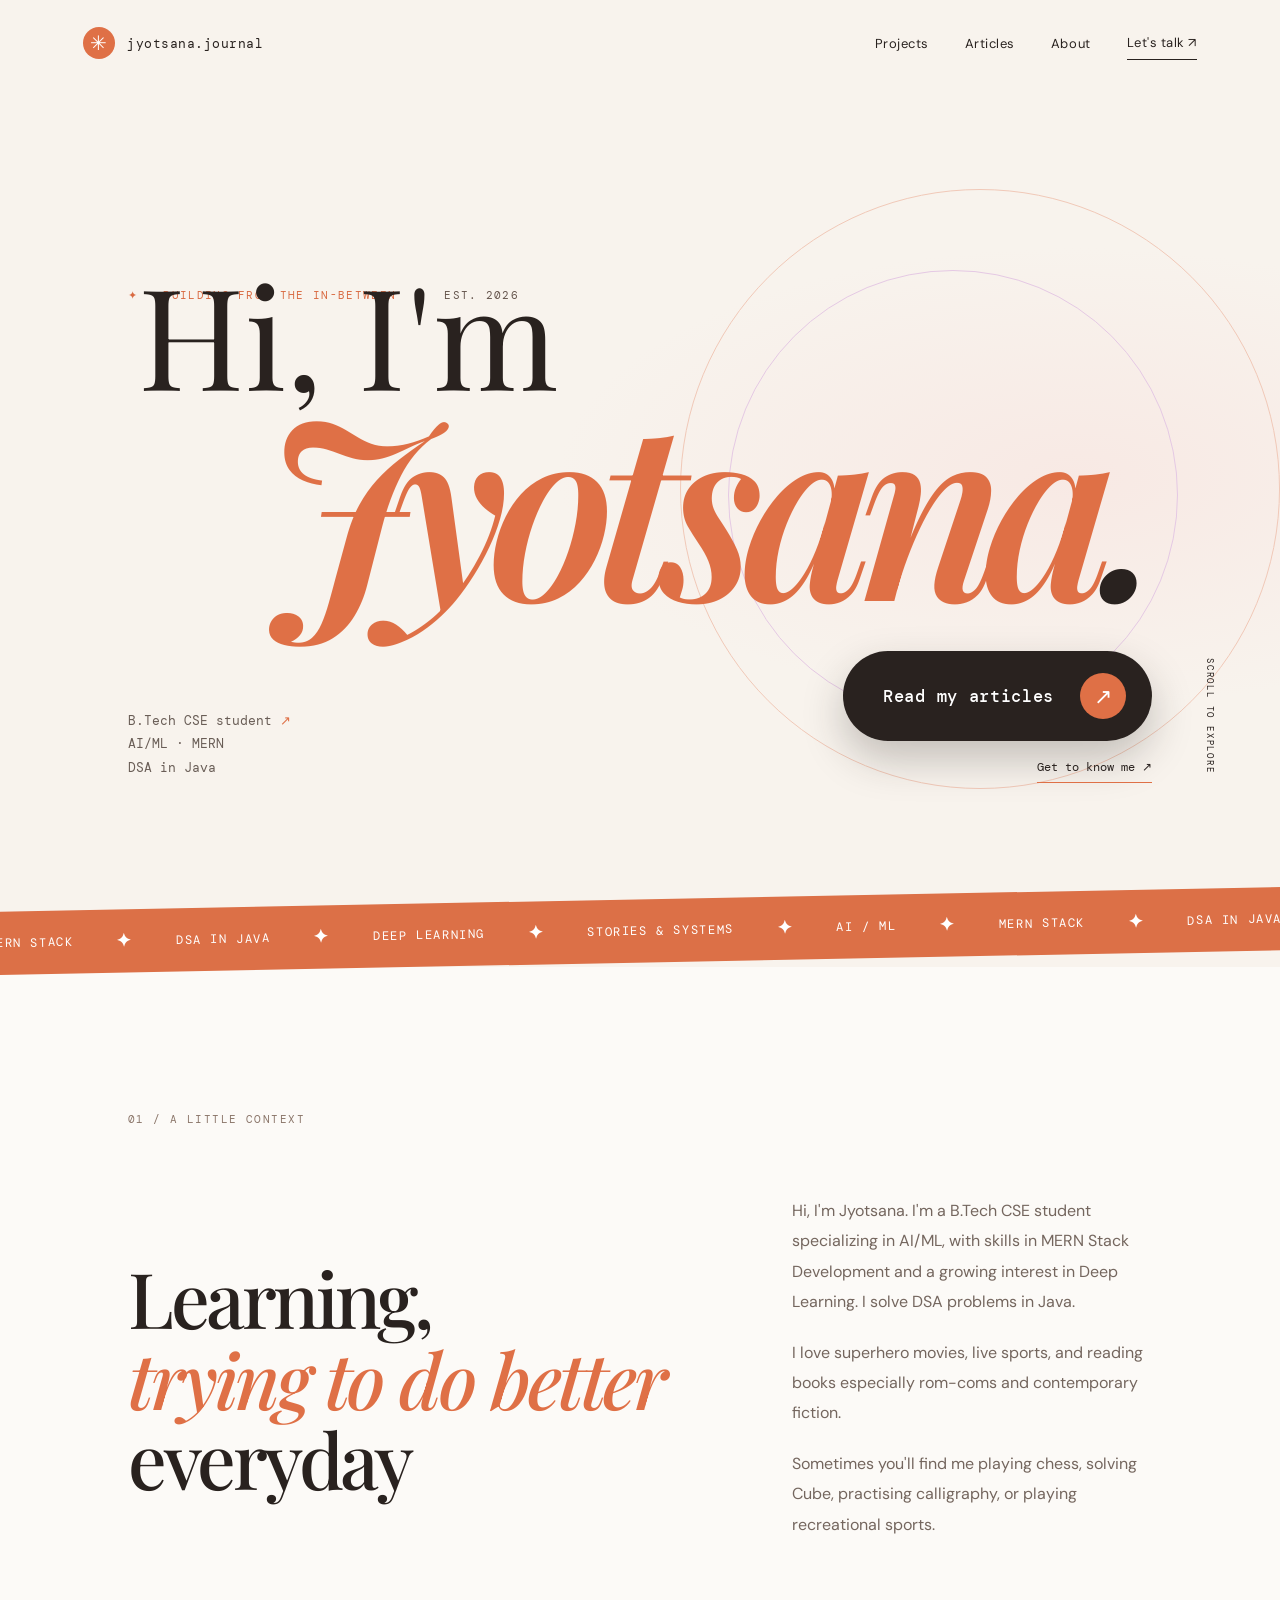
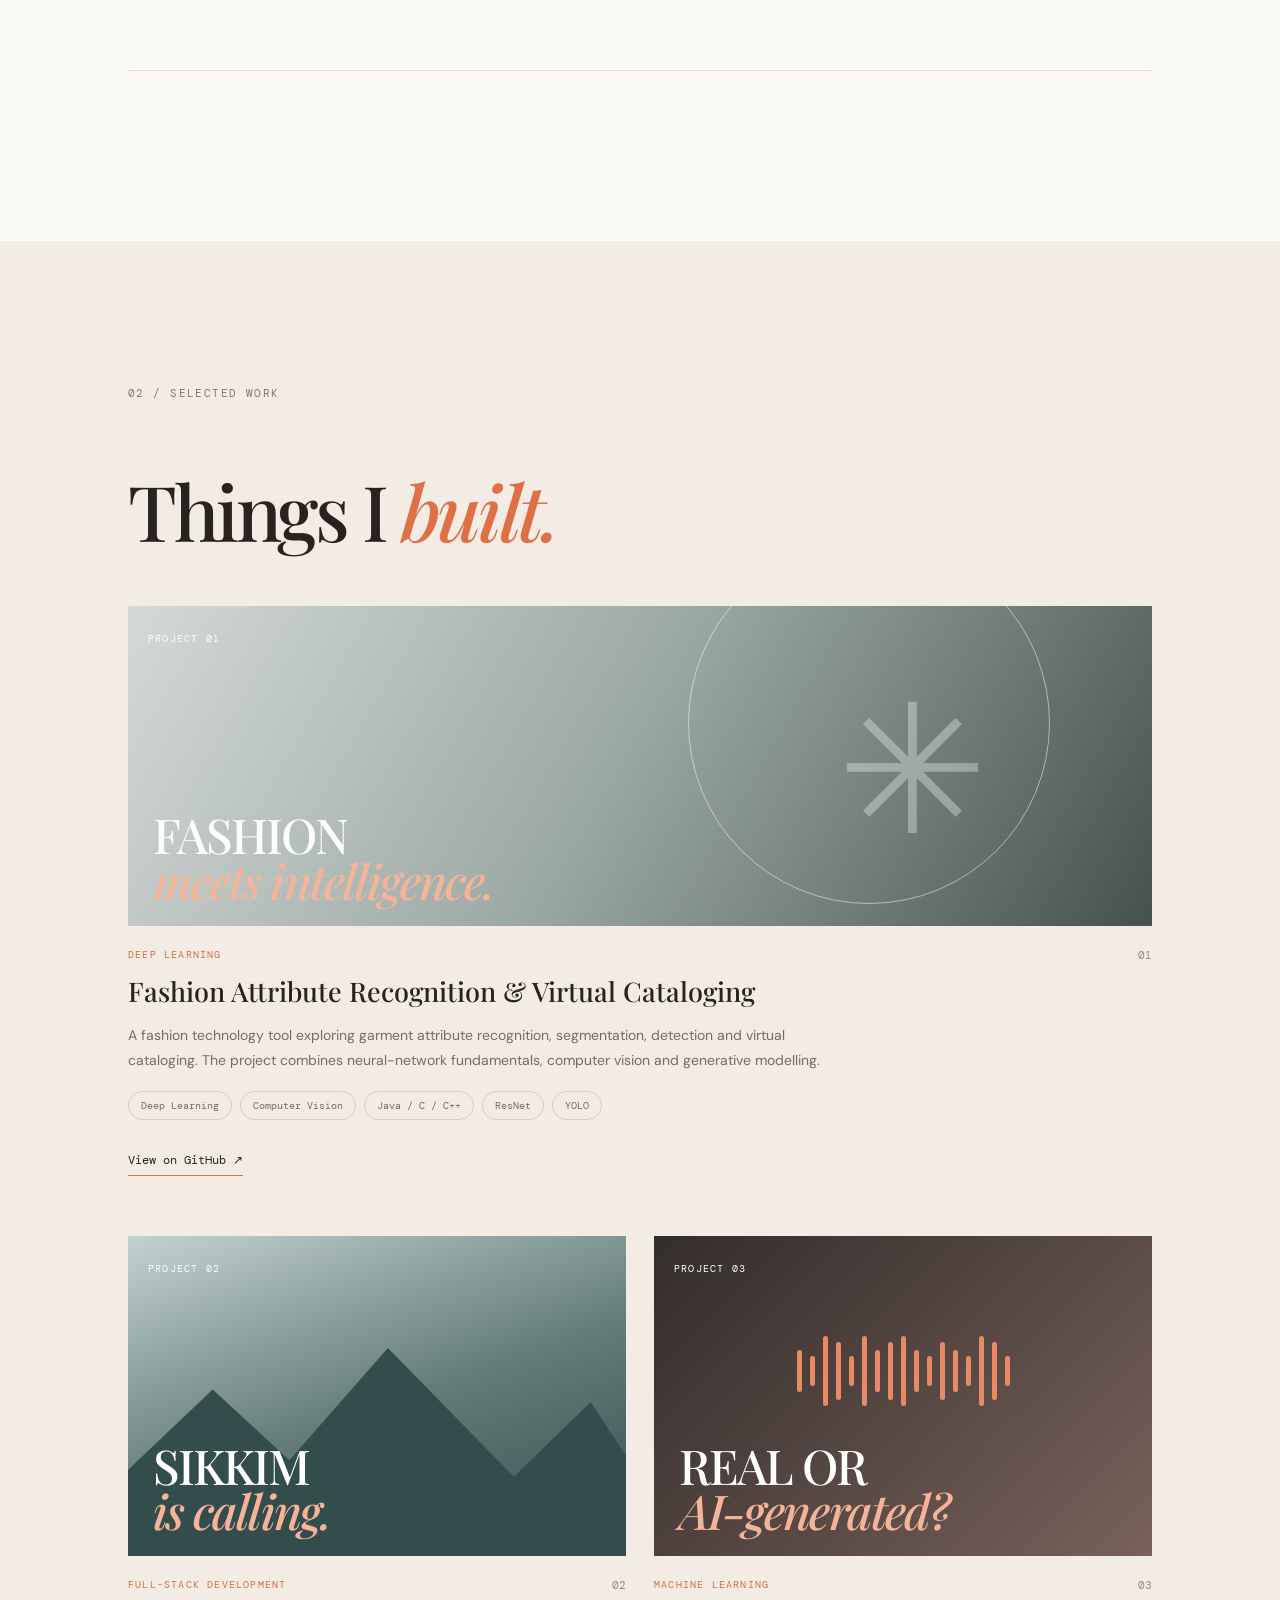
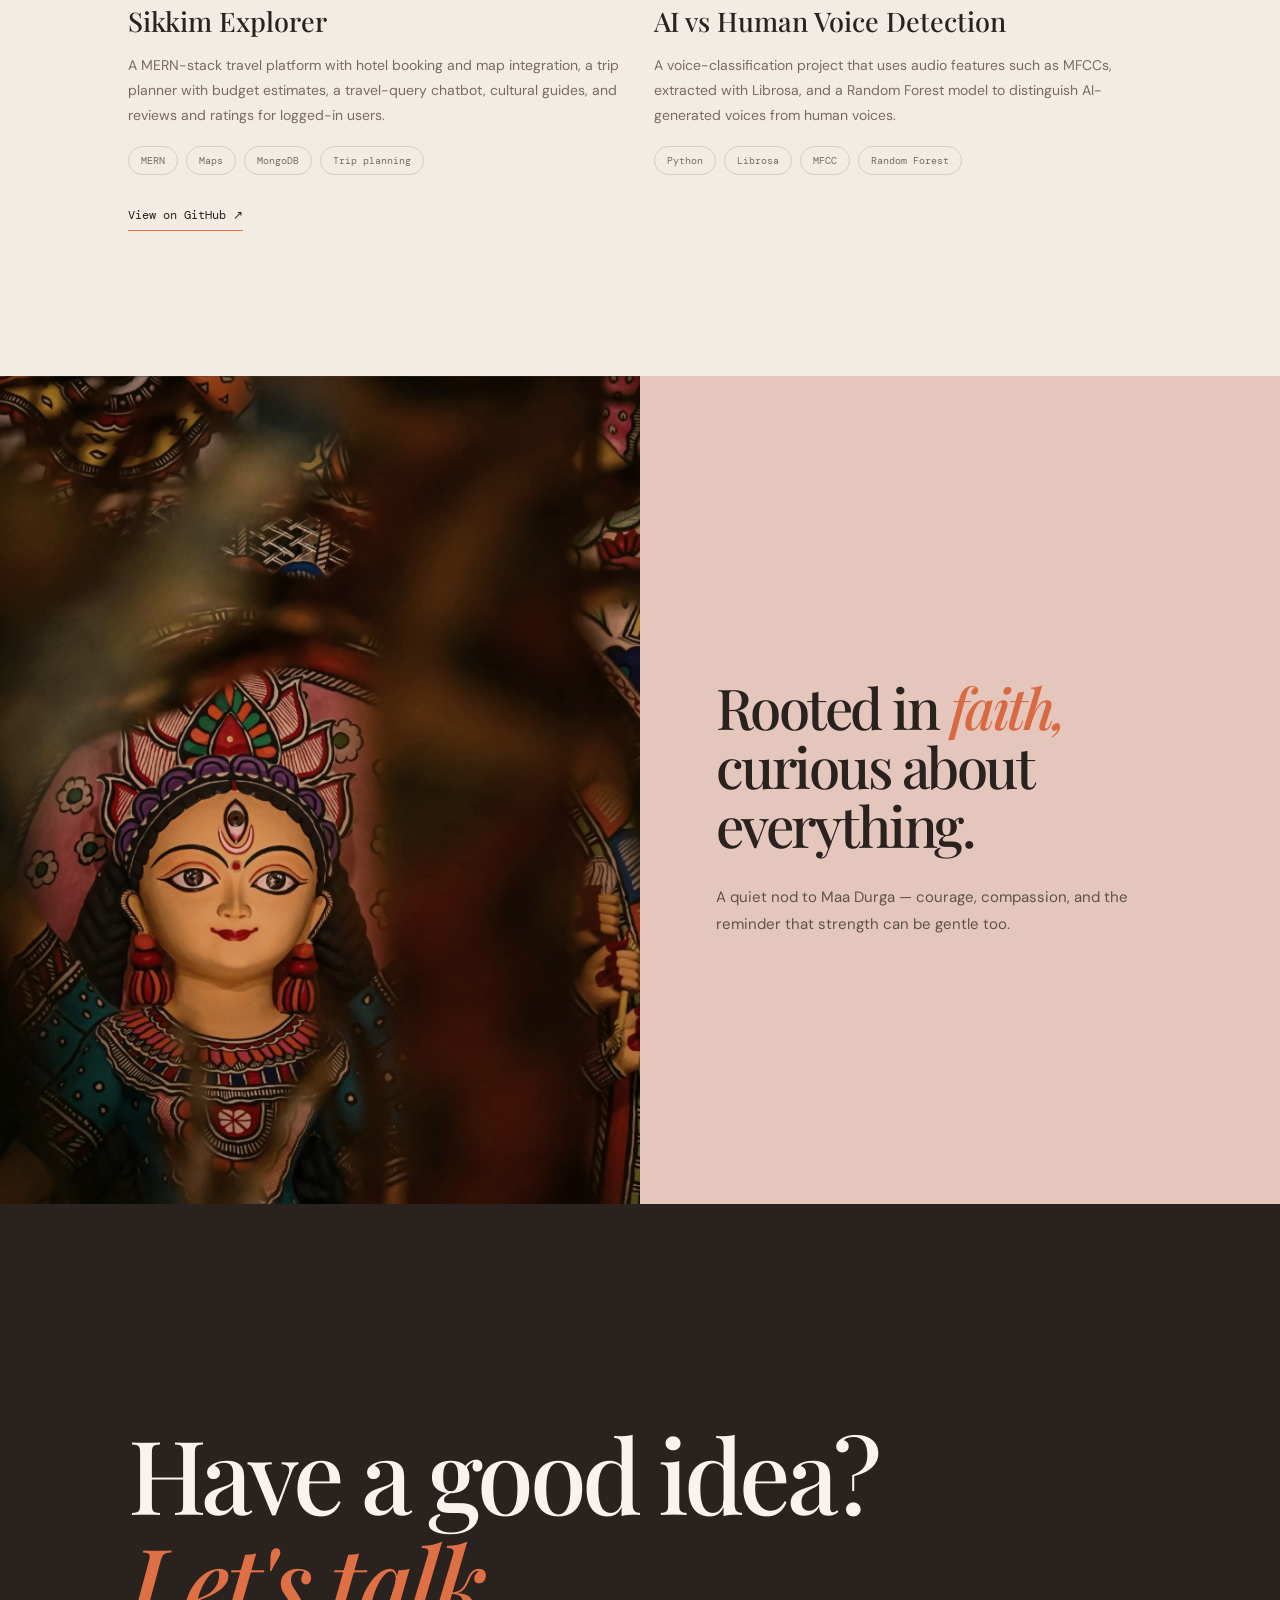
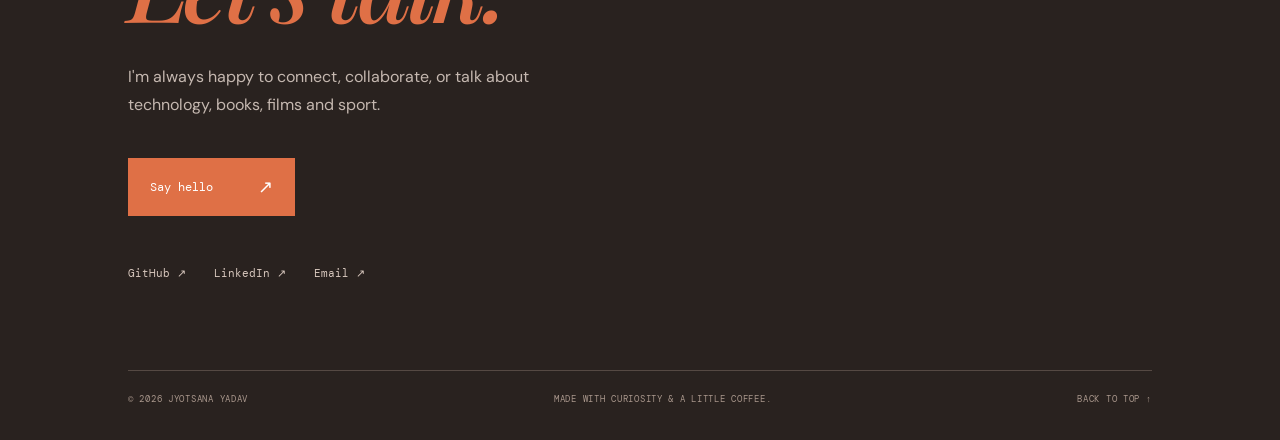
<file: New folder (2)/index.html>
<!DOCTYPE html>
<html lang="en">
<head>
  <meta charset="UTF-8">
  <meta name="viewport" content="width=device-width, initial-scale=1.0">
  <meta name="description" content="Jyotsana Yadav — B.Tech CSE student, AI/ML learner, MERN stack developer and writer.">
  <title>Jyotsana Yadav — Portfolio & Journal</title>
  <link rel="preconnect" href="https://fonts.googleapis.com">
  <link rel="preconnect" href="https://fonts.gstatic.com" crossorigin>
  <link href="https://fonts.googleapis.com/css2?family=DM+Mono:wght@400;500&family=DM+Sans:wght@400;500;600&family=Playfair+Display:ital,wght@0,500;0,600;0,700;1,500;1,600&display=swap" rel="stylesheet">
  <link rel="stylesheet" href="style.css">
</head>
<body>
  <header class="site-header">
    <a class="brand" href="#home"><span class="brand-mark">✳</span><span>jyotsana.journal</span></a>
    <button class="menu-toggle" aria-label="Toggle navigation" aria-expanded="false">☰</button>
    <nav class="nav">
      <a href="#projects">Projects</a>
      <a href="articles.html">Articles</a>
      <a href="#about">About</a>
      <a class="nav-contact" href="#contact">Let's talk ↗</a>
    </nav>
  </header>

  <main>
    <section class="hero" id="home">
      <div class="hero-meta"><span>✦ &nbsp; BUILDING FROM THE IN-BETWEEN</span><span>EST. 2026</span></div>
      <div class="hero-copy">
        <p class="hello">Hi, I'm</p>
        <h1>Jyotsana<span>.</span></h1>
      </div>
      <div class="orbit orbit-one"></div><div class="orbit orbit-two"></div>
      <p class="hero-intro">B.Tech CSE student <span>↗</span><br>AI/ML · MERN <br>DSA in Java </p>
      <div class="hero-cta">
        <a class="cta-big" href="articles.html"><span>Read my articles</span><i>↗</i></a>
        <a class="text-link" href="#about">Get to know me ↗</a>
      </div>
      <div class="scroll-note">SCROLL TO EXPLORE</div>
    </section>

    <div class="ticker" aria-label="Areas of interest">
      <div class="ticker-track">
        <span>MERN STACK</span><b>✦</b><span>DSA IN JAVA</span><b>✦</b><span>DEEP LEARNING</span><b>✦</b><span>STORIES &amp; SYSTEMS</span><b>✦</b><span>AI / ML</span><b>✦</b>
        <span>MERN STACK</span><b>✦</b><span>DSA IN JAVA</span><b>✦</b><span>DEEP LEARNING</span><b>✦</b><span>STORIES &amp; SYSTEMS</span><b>✦</b><span>AI / ML</span><b>✦</b>
      </div>
    </div>

    <section class="about section-pad" id="about">
      <p class="eyebrow">01 / A LITTLE CONTEXT</p>
      <div class="about-grid">
        <h2>Learning,<br><em>trying to do better</em><br>everyday</h2>
        <div class="about-text">
          <p>Hi, I'm Jyotsana. I'm a B.Tech CSE student specializing in AI/ML, with skills in MERN Stack Development and a growing interest in Deep Learning. I solve DSA problems in Java.</p>
          <p> I love superhero movies, live sports, and reading books especially rom-coms and contemporary fiction.</p>
          <p>Sometimes you'll find me playing chess, solving Cube, practising calligraphy, or playing recreational sports.</p>
          
        </div>
      </div>
      <div class="interests">
        
      </div>
    </section>

    <section class="projects section-pad" id="projects">
      <p class="eyebrow">02 / SELECTED WORK</p>
      <div class="section-heading">
        <h2>Things I <em>built.</em></h2>
      </div>
      <div class="project-grid">
        <article class="project-card project-featured">
          <div class="project-visual fashion-visual"><span>PROJECT 01</span><div class="visual-caption">FASHION<br><i>meets intelligence.</i></div><b>✳</b></div>
          <div class="project-info"><div><p class="project-type"> DEEP LEARNING</p><h3>Fashion Attribute Recognition &amp; Virtual Cataloging</h3></div><span class="project-number">01</span></div>
          <p class="project-description">A fashion technology tool exploring garment attribute recognition, segmentation, detection and virtual cataloging. The project combines neural-network fundamentals, computer vision and generative modelling.</p>
          <div class="tags"><span>Deep Learning</span><span>Computer Vision</span><span>Java / C / C++</span><span>ResNet</span><span>YOLO</span></div>
                    <a class="text-link" href="https://github.com/jyotsanayadav/dl.git" target="_blank" rel="noreferrer">View on GitHub ↗</a>

        </article>

        <article class="project-card">
          <div class="project-visual sikkim-visual"><span>PROJECT 02</span><div class="mountain-shape"></div><div class="visual-caption">SIKKIM<br><i>is calling.</i></div></div>
          <div class="project-info"><div><p class="project-type">FULL-STACK DEVELOPMENT</p><h3>Sikkim Explorer</h3></div><span class="project-number">02</span></div>
          <p class="project-description">A MERN-stack travel platform with hotel booking and map integration, a trip planner with budget estimates, a travel-query chatbot, cultural guides, and reviews and ratings for logged-in users.</p>
          <div class="tags"><span>MERN</span><span>Maps</span><span>MongoDB</span><span>Trip planning</span></div>
          <a class="text-link" href="https://github.com/jyotsanayadav/sikkim_explorer.git" target="_blank" rel="noreferrer">View on GitHub ↗</a>
        </article>

        <article class="project-card">
          <div class="project-visual voice-visual"><span>PROJECT 03</span><div class="waveform"><i></i><i></i><i></i><i></i><i></i><i></i><i></i><i></i><i></i><i></i><i></i><i></i><i></i><i></i><i></i><i></i><i></i></div><div class="visual-caption">REAL OR<br><i>AI-generated?</i></div></div>
          <div class="project-info"><div><p class="project-type">MACHINE LEARNING</p><h3>AI vs Human Voice Detection</h3></div><span class="project-number">03</span></div>
          <p class="project-description">A voice-classification project that uses audio features such as MFCCs, extracted with Librosa, and a Random Forest model to distinguish AI-generated voices from human voices.</p>
          <div class="tags"><span>Python</span><span>Librosa</span><span>MFCC</span><span>Random Forest</span></div>
        </article>
      </div>
    </section>

    <section class="faith" id="faith">
      <div class="faith-inner">
        <div class="faith-photo"><img src="durga.jpg" alt="Maa Durga idol with a decorated crown and colourful traditional ornaments"></div>
        <div class="faith-text">
          <p class="eyebrow"></p>
          <h2>Rooted in <em>faith,</em> curious about everything.</h2>
          <p>A quiet nod to Maa Durga — courage, compassion, and the reminder that strength can be gentle too.</p>
        </div>
      </div>
    </section>

    <section class="contact section-pad" id="contact">
      <p class="eyebrow"></p>
      <h2>Have a good idea?<br><em>Let's talk.</em></h2>
      <p>I'm always happy to connect, collaborate, or talk about technology, books, films and sport.</p>
      <a class="contact-button" href="mailto:jyotsanayadav2801@gmail.com">Say hello <span>↗</span></a>
      <div class="social-links">
        <a href="https://github.com/jyotsanayadav" target="_blank" rel="noreferrer">GitHub ↗</a>
        <a href="https://www.linkedin.com/in/jyotsana-yadav-7b5b51440/" target="_blank" rel="noreferrer">LinkedIn ↗</a>
        <a href="mailto:jyotsanayadav2801@gmail.com">Email ↗</a>
      </div>
      <footer><span>© 2026 JYOTSANA YADAV</span><span>MADE WITH CURIOSITY &amp; A LITTLE COFFEE.</span><a href="#home">BACK TO TOP ↑</a></footer>
    </section>
  </main>
  <script src="script.js"></script>
</body>
</html>
</file>
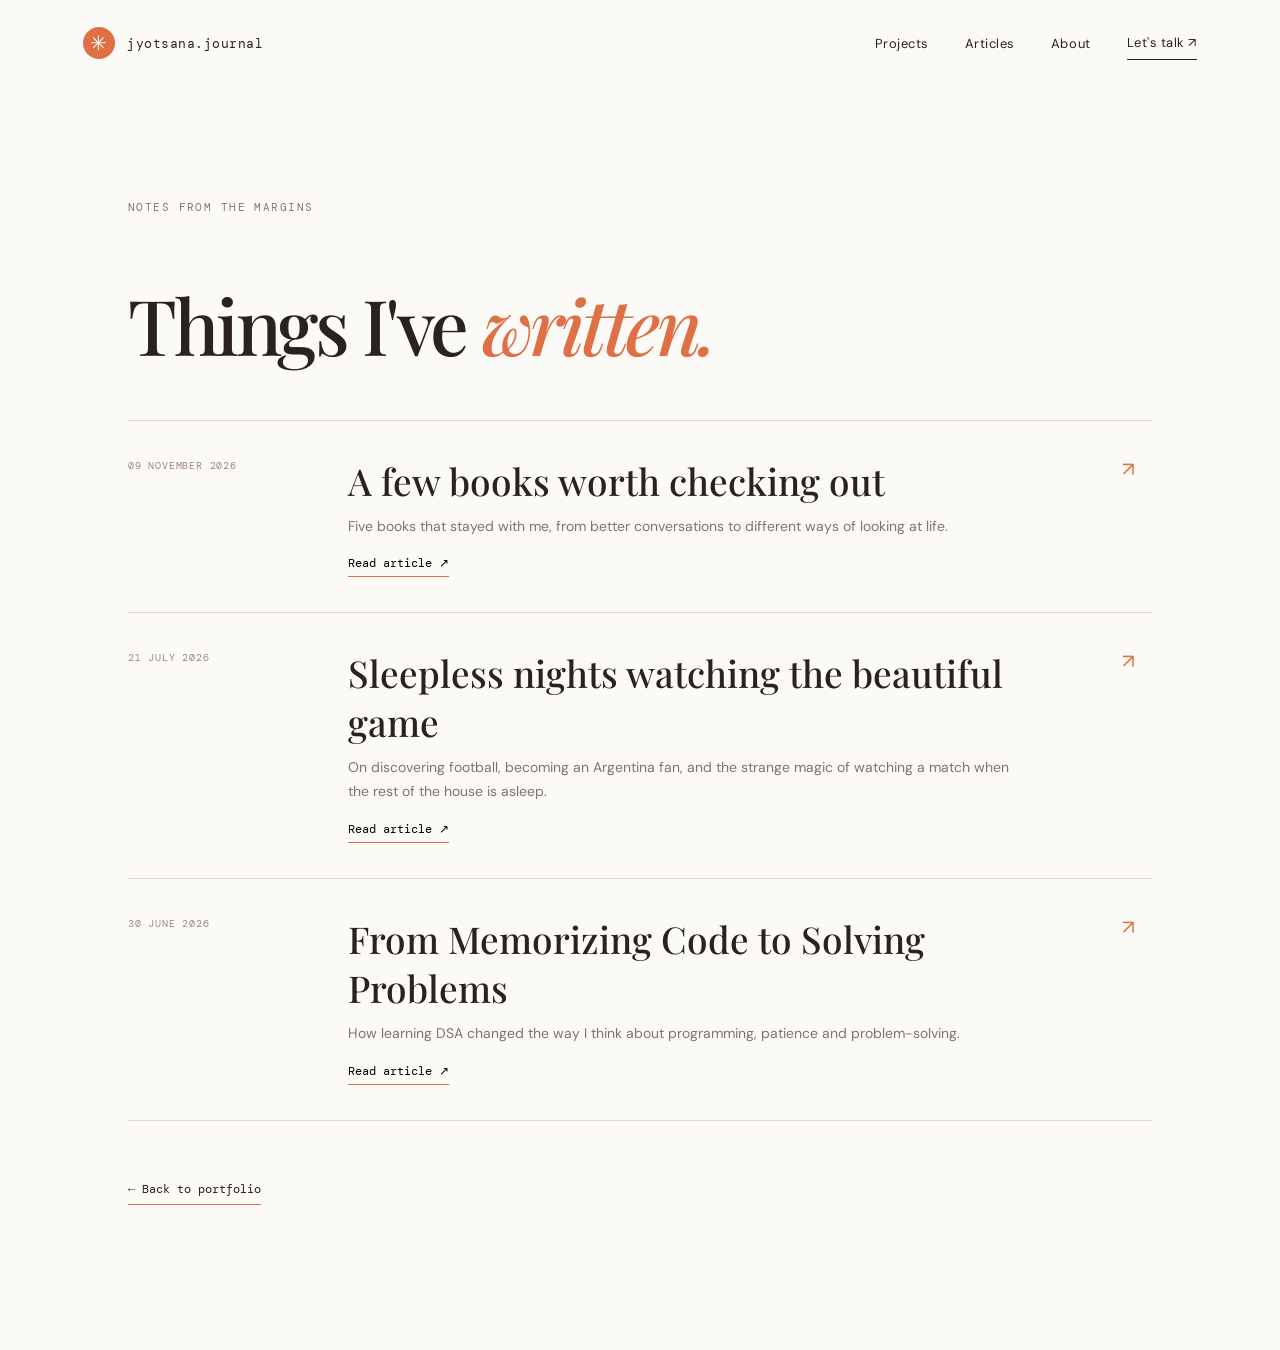
<file: New folder (2)/articles.html>
<!DOCTYPE html>
<html lang="en">
<head>
  <meta charset="UTF-8">
  <meta name="viewport" content="width=device-width, initial-scale=1.0">
  <meta name="description" content="Articles by Jyotsana Yadav on football, learning DSA and favourite books.">
  <title>Articles — Jyotsana Yadav</title>
  <link rel="preconnect" href="https://fonts.googleapis.com">
  <link rel="preconnect" href="https://fonts.gstatic.com" crossorigin>
  <link href="https://fonts.googleapis.com/css2?family=DM+Mono:wght@400;500&family=DM+Sans:wght@400;500;600&family=Playfair+Display:ital,wght@0,500;0,600;0,700;1,500;1,600&display=swap" rel="stylesheet">
  <link rel="stylesheet" href="style.css">
</head>
<body class="articles-page">
  <header class="site-header">
    <a class="brand" href="index.html"><span class="brand-mark">✳</span><span>jyotsana.journal</span></a>
    <button class="menu-toggle" aria-label="Toggle navigation" aria-expanded="false">☰</button>
    <nav class="nav">
      <a href="index.html#projects">Projects</a>
      <a href="articles.html">Articles</a>
      <a href="index.html#about">About</a>
      <a class="nav-contact" href="index.html#contact">Let's talk ↗</a>
    </nav>
  </header>

  <main>
    <section class="writing articles-hero section-pad" id="writing">
      <p class="eyebrow">NOTES FROM THE MARGINS</p>
      <div class="section-heading">
        <h2>Things I've <em>written.</em></h2>
      </div>
      <div class="article-list">
        <article class="article-row">
          <div class="article-date">09 NOVEMBER 2026 <span></span></div>
          <div class="article-main"><h3>A few books worth checking out</h3><p>Five books that stayed with me, from better conversations to different ways of looking at life.</p><button class="read-button" data-article="article-three">Read article ↗</button></div>
          <span class="article-arrow">↗</span>
        </article>
        <article class="article-row">
          <div class="article-date">21 JULY 2026 <span></span></div>
          <div class="article-main"><h3>Sleepless nights watching the beautiful game</h3><p>On discovering football, becoming an Argentina fan, and the strange magic of watching a match when the rest of the house is asleep.</p><button class="read-button" data-article="article-one">Read article ↗</button></div>
          <span class="article-arrow">↗</span>
        </article>
        <article class="article-row">
          <div class="article-date">30 JUNE 2026 <span></span></div>
          <div class="article-main"><h3>From Memorizing Code to Solving Problems</h3><p>How learning DSA changed the way I think about programming, patience and problem-solving.</p><button class="read-button" data-article="article-two">Read article ↗</button></div>
          <span class="article-arrow">↗</span>
        </article>
      </div>
      <a class="text-link back-home" href="index.html">← Back to portfolio</a>
    </section>
  </main>


  <div class="modal" id="article-modal" aria-hidden="true">
    <div class="modal-backdrop"></div>
    <article class="modal-panel" role="dialog" aria-modal="true" aria-labelledby="modal-title">
      <button class="modal-close" aria-label="Close article">×</button>
      <p class="eyebrow" id="modal-date"></p>
      <h2 id="modal-title"></h2>
      <div class="modal-content" id="modal-content"></div>
    </article>
  </div>
  <script src="script.js"></script>
</body>
</html>
</file>
<file: New folder (2)/style.css>
*{box-sizing:border-box}html{scroll-behavior:smooth}body{margin:0;background:#f8f3ed;color:#29221f;font-family:"DM Sans",sans-serif}a{color:inherit;text-decoration:none}button{font:inherit}.site-header{height:86px;padding:0 6.5%;display:flex;align-items:center;justify-content:space-between;position:absolute;top:0;left:0;width:100%;z-index:10}.brand{display:flex;align-items:center;gap:12px;font:13px "DM Mono",monospace;letter-spacing:.04em}.brand-mark{width:32px;height:32px;border-radius:50%;background:#df7046;color:#fff;display:grid;place-items:center;font-size:20px}.nav{display:flex;gap:36px;align-items:center;font-size:13px;letter-spacing:.04em}.nav a{transition:color .2s}.nav a:hover,.text-link:hover{color:#d96940}.nav-contact{border-bottom:1px solid;padding:8px 0}.menu-toggle{display:none;background:none;border:0;font-size:24px}.hero{min-height:790px;height:100vh;max-height:980px;position:relative;overflow:hidden;padding:270px 10% 70px;background:radial-gradient(ellipse at 84% 53%,#f8e9e4 0,transparent 34%),#f8f3ed}.hero-meta{position:absolute;top:32%;left:10%;display:flex;gap:48px;color:#65554d;font:11px "DM Mono",monospace;letter-spacing:.12em}.hero-meta span:first-child{color:#d96b43}.hero-copy{position:relative;z-index:2}.hello{font:clamp(65px,11vw,150px)/.9 "Playfair Display",serif;margin:0 0 0 10px}.hero h1{font:italic 600 clamp(100px,19vw,260px)/.85 "Playfair Display",serif;color:#df7046;margin:0 0 0 13%;letter-spacing:-.075em;white-space:nowrap}.hero h1 span{color:#29221f}.orbit{position:absolute;border:1px solid #f1c9b8;border-radius:50%;width:600px;height:600px;right:0;top:21%;pointer-events:none}.orbit-two{width:450px;height:450px;right:8%;top:30%;border-color:#e5c9e4}.portrait-card{position:absolute;right:13%;top:36%;width:230px;background:#fff;padding:12px 12px 30px;transform:rotate(5deg);z-index:3;box-shadow:0 18px 40px #49372a20}.portrait-placeholder{height:270px;background:linear-gradient(145deg,#d5c8b8,#6c6257);display:grid;place-items:center;text-align:center;color:#fff;font:14px "DM Mono",monospace}.portrait-card small{position:absolute;bottom:9px;left:15px;font:9px "DM Mono",monospace;color:#6e625a}.hero-intro{position:absolute;left:10%;bottom:12%;font:13px/1.8 "DM Mono",monospace;color:#695d56}.hero-intro span{color:#df7046}.round-link{position:absolute;bottom:9%;left:52%;width:120px;height:120px;border-radius:50%;background:#29221f;color:#fff;display:flex;align-items:center;justify-content:center;flex-direction:column;gap:7px;font:11px "DM Mono",monospace;transition:transform .3s}.round-link:hover{transform:rotate(-8deg) scale(1.05)}.round-link span{font-size:18px}.scroll-note{position:absolute;right:5%;bottom:14%;writing-mode:vertical-rl;font:9px "DM Mono",monospace;letter-spacing:.2em}.ticker{overflow:hidden;background:#dc7047;color:#fff;padding:19px 0;transform:rotate(-1.1deg) scale(1.02);margin:0 0 5px}.ticker-track{display:flex;align-items:center;justify-content:space-around;gap:42px;white-space:nowrap;font:12px "DM Mono",monospace;letter-spacing:.12em}.ticker b{font-size:18px}.section-pad{padding:145px 10%}.eyebrow{font:11px "DM Mono",monospace;letter-spacing:.13em;color:#8b766a;margin:0 0 70px}.about{background:#fcfaf7}.about-grid{display:grid;grid-template-columns:1.2fr .8fr;gap:12%;align-items:center}.about h2,.section-heading h2,.contact h2{font:500 clamp(48px,6vw,82px)/1.05 "Playfair Display",serif;letter-spacing:-.045em;margin:0}.about h2 em,.section-heading em,.contact h2 em{color:#df7046;font-weight:500}.about-text{font-size:16px;line-height:1.9;color:#74665e}.about-text p{margin:0 0 20px}.text-link{display:inline-block;margin-top:14px;border-bottom:1px solid #df7046;padding-bottom:7px;font:12px "DM Mono",monospace;transition:color .2s}.interests{margin-top:110px;padding-top:25px;border-top:1px solid #e7ddd4;display:grid;grid-template-columns:180px 1fr;gap:30px}.interests span{font:10px "DM Mono",monospace;letter-spacing:.13em;color:#df7046}.interests p{margin:0;color:#6e625a;line-height:1.8}.projects{background:#f2ece5}.section-heading{display:flex;justify-content:space-between;align-items:end;margin-bottom:55px}.side-note{font:12px/1.8 "DM Mono",monospace;color:#81736b}.project-grid{display:grid;grid-template-columns:1fr 1fr;gap:60px 28px}.project-card{min-width:0}.project-featured{grid-column:1/-1}.project-visual{height:320px;position:relative;overflow:hidden;padding:20px;color:#fff}.project-visual>span{font:10px "DM Mono",monospace;letter-spacing:.12em;position:relative;z-index:2}.fashion-visual{background:linear-gradient(120deg,#d4d9d6,#9aa8a4 48%,#45514c)}.fashion-visual:after{content:"";position:absolute;width:360px;height:360px;border:1px solid #ffffff80;border-radius:50%;right:10%;top:-20%}.fashion-visual>b{position:absolute;right:16%;top:15%;font-size:180px;font-weight:400;color:#ffffff55}.visual-caption{position:absolute;bottom:22px;left:25px;font:500 48px/.95 "Playfair Display",serif;letter-spacing:-.04em}.visual-caption i{color:#f5b49a}.sikkim-visual{background:linear-gradient(160deg,#c2d2d1,#647d7b 52%,#344b4b)}.mountain-shape{position:absolute;inset:35% -5% 0;background:#334d4c;clip-path:polygon(0 70%,20% 20%,34% 54%,52% 0,75% 62%,89% 26%,100% 70%,100% 100%,0 100%)}.sikkim-visual .visual-caption{z-index:2}.voice-visual{background:linear-gradient(135deg,#332d2b,#78615a)}.waveform{height:90px;position:absolute;left:25px;right:25px;top:90px;display:flex;align-items:center;justify-content:center;gap:8px}.waveform i{width:5px;border-radius:5px;background:#e88b65;height:var(--h,30px)}.waveform i:nth-child(3n){height:70px}.waveform i:nth-child(3n + 1){height:42px}.waveform i:nth-child(4n){height:58px}.project-info{display:flex;justify-content:space-between;align-items:start;padding-top:22px}.project-type{font:10px "DM Mono",monospace;letter-spacing:.12em;color:#d46d46;margin:0 0 12px}.project-info h3{font:500 27px "Playfair Display",serif;margin:0}.project-number{font:11px "DM Mono",monospace;color:#9a887e}.project-description{max-width:720px;color:#786b63;font-size:14px;line-height:1.8}.tags{display:flex;flex-wrap:wrap;gap:8px;margin:18px 0}.tags span{border:1px solid #d9ccc1;border-radius:30px;padding:7px 12px;font:10px "DM Mono",monospace;color:#786b63}.writing{background:#fcfaf7}.article-list{border-top:1px solid #e4d9d0}.article-row{display:grid;grid-template-columns:190px 1fr 30px;gap:30px;padding:35px 0;border-bottom:1px solid #e4d9d0;align-items:start}.article-date{font:10px/2 "DM Mono",monospace;letter-spacing:.08em;color:#9a887e}.article-date span{display:block;color:#df7046}.article-main h3{font:500 clamp(24px,3vw,37px) "Playfair Display",serif;margin:0 0 10px}.article-main p{max-width:680px;color:#81736b;line-height:1.7;font-size:14px;margin:0 0 13px}.read-button{border:0;border-bottom:1px solid #df7046;background:none;padding:0 0 5px;cursor:pointer;font:11px "DM Mono",monospace}.read-button:hover{color:#df7046}.article-arrow{font-size:20px;color:#df7046}.contact{background:#29221f;color:#f8f3ed;padding-bottom:35px}.contact .eyebrow{color:#c6a99a}.contact h2{font-size:clamp(58px,8vw,110px)}.contact>p:not(.eyebrow){max-width:460px;color:#c5b8b0;line-height:1.8;margin:28px 0}.contact-button{display:inline-flex;align-items:center;gap:45px;background:#df7046;color:#fff;padding:17px 22px;font:12px "DM Mono",monospace;margin:10px 0 50px}.contact-button span{font-size:18px}.social-links{display:flex;gap:28px;font:11px "DM Mono",monospace;color:#d8c8be;margin-bottom:90px}.social-links a:hover{color:#df7046}.contact footer{border-top:1px solid #554943;padding-top:22px;display:flex;justify-content:space-between;gap:20px;color:#a9978c;font:9px "DM Mono",monospace;letter-spacing:.08em}.modal{position:fixed;inset:0;z-index:30;display:none}.modal.open{display:block}.modal-backdrop{position:absolute;inset:0;background:#211b18c9;backdrop-filter:blur(4px)}.modal-panel{position:absolute;right:0;top:0;height:100%;width:min(720px,92vw);overflow:auto;background:#fcfaf7;padding:75px clamp(25px,7vw,75px)}.modal-close{position:absolute;right:28px;top:20px;border:0;background:none;font-size:35px;cursor:pointer;color:#29221f}.modal-panel .eyebrow{margin-bottom:25px}.modal-panel h2{font:500 clamp(34px,5vw,55px)/1.1 "Playfair Display",serif;margin:0 0 35px}.modal-content{font-size:15px;line-height:1.95;color:#655850}.modal-content p{margin:0 0 22px}
@media(max-width:800px){.site-header{height:72px;padding:0 6%}.menu-toggle{display:block;color:#29221f}.nav{display:none;position:absolute;top:65px;right:5%;background:#fcfaf7;padding:22px;box-shadow:0 12px 30px #0002;flex-direction:column;gap:22px;align-items:flex-start}.nav.open{display:flex}.hero{min-height:760px;height:100svh;padding:240px 6% 50px}.hero-meta{left:7%;top:23%;gap:18px;font-size:9px}.hero h1{font-size:clamp(78px,20vw,150px);margin-left:2%}.hello{font-size:clamp(65px,15vw,110px)}.portrait-card{width:150px;right:9%;top:48%;padding:8px 8px 24px}.portrait-placeholder{height:175px;font-size:10px}.orbit{width:390px;height:390px;right:-25%;top:37%}.orbit-two{width:300px;height:300px;right:-8%;top:43%}.hero-intro{left:7%;bottom:10%;font-size:10px}.round-link{width:90px;height:90px;left:auto;right:12%;bottom:8%;font-size:9px}.scroll-note{display:none}.section-pad{padding:95px 7%}.eyebrow{margin-bottom:45px}.about-grid{grid-template-columns:1fr;gap:35px}.about h2{font-size:58px}.interests{grid-template-columns:1fr;gap:12px;margin-top:65px}.section-heading{display:block}.side-note{display:block;margin-top:20px}.project-grid{grid-template-columns:1fr;gap:48px}.project-featured{grid-column:auto}.project-visual{height:260px}.article-row{grid-template-columns:1fr 22px;gap:10px}.article-date{grid-column:1/-1}.article-date span{display:inline;margin-left:10px}.article-main h3{font-size:28px}.contact footer{flex-direction:column}.social-links{margin-bottom:65px}.ticker-track{gap:25px;font-size:10px}}
@media(prefers-reduced-motion:reduce){html{scroll-behavior:auto}*,*:before,*:after{transition:none!important}}

/* ---- Hero call-to-action ---- */
.hero-cta{position:absolute;right:10%;bottom:13%;z-index:4;display:flex;flex-direction:column;align-items:flex-end;gap:18px}
/* .cta-big{display:inline-flex;align-items:center;gap:26px;background:#df7046;color:#fff;padding:22px 26px 22px 40px;border-radius:70px;font:500 17px "DM Mono",monospace;letter-spacing:.04em;box-shadow:0 18px 40px #df704655;transition:transform .25s,box-shadow .25s,background .25s}
.cta-big i{font-style:normal;width:46px;height:46px;border-radius:50%;background:#29221f;display:grid;place-items:center;font-size:22px;transition:transform .25s}
.cta-big:hover{background:#c85f38;transform:translateY(-3px);box-shadow:0 22px 46px #df704677}
.cta-big:hover i{transform:rotate(45deg)} */
.cta-big{display:inline-flex;align-items:center;gap:26px;background:#29221f;color:#fff;padding:22px 26px 22px 40px;border-radius:70px;font:500 17px "DM Mono",monospace;letter-spacing:.04em;box-shadow:0 18px 40px #29221f40;transition:transform .25s,box-shadow .25s,background .25s}
.cta-big i{font-style:normal;width:46px;height:46px;border-radius:50%;background:#df7046;color:#fff;display:grid;place-items:center;font-size:22px;transition:transform .25s}
.cta-big:hover{background:#3b312c;transform:translateY(-3px);box-shadow:0 22px 46px #29221f55}
.cta-big:hover i{transform:rotate(45deg)}
.cta-big:focus-visible,.text-link:focus-visible,.read-button:focus-visible{outline:3px solid #29221f;outline-offset:4px}
.hero-cta .text-link{margin:0}

/* ---- Faith / Maa Durga section ---- */
.faith{background:#fcfaf7}
.faith-inner{max-width:1510px;margin:0 auto;display:grid;grid-template-columns:1fr 1fr;min-height:min(92vh,920px)}
.faith-photo{background:#2a1a12}
.faith-photo img{width:100%;height:100%;object-fit:cover;display:block}
.faith-text{background:#e5c6bd;padding:80px clamp(30px,6vw,76px);display:flex;flex-direction:column;justify-content:center}
.faith-text .eyebrow{color:#6b5a52;margin-bottom:34px}
.faith-text h2{font:500 clamp(40px,4.4vw,66px)/1.05 "Playfair Display",serif;letter-spacing:-.045em;margin:0 0 30px}
.faith-text h2 em{color:#d96940;font-weight:500}
.faith-text p:not(.eyebrow){max-width:420px;color:#5f524b;line-height:1.8;font-size:15px;margin:0}

/* ---- Articles page ---- */
.articles-hero{padding-top:200px;min-height:100vh}
.articles-page .site-header{position:absolute}
.back-home{margin-top:60px}
.article-main h3{cursor:default}
.read-button{font-size:12px}
.read-button:hover{color:#df7046}

@media(max-width:800px){
  .hero-cta{left:7%;right:7%;bottom:24%;align-items:flex-start}
  .cta-big{width:100%;justify-content:space-between;padding:18px 20px 18px 28px;font-size:15px}
  .cta-big i{width:40px;height:40px}
  .faith-inner{grid-template-columns:1fr}
  .faith-photo{height:70vw;min-height:320px}
  .faith-text{padding:60px 7%}
  .articles-hero{padding-top:140px}
}
</file>
